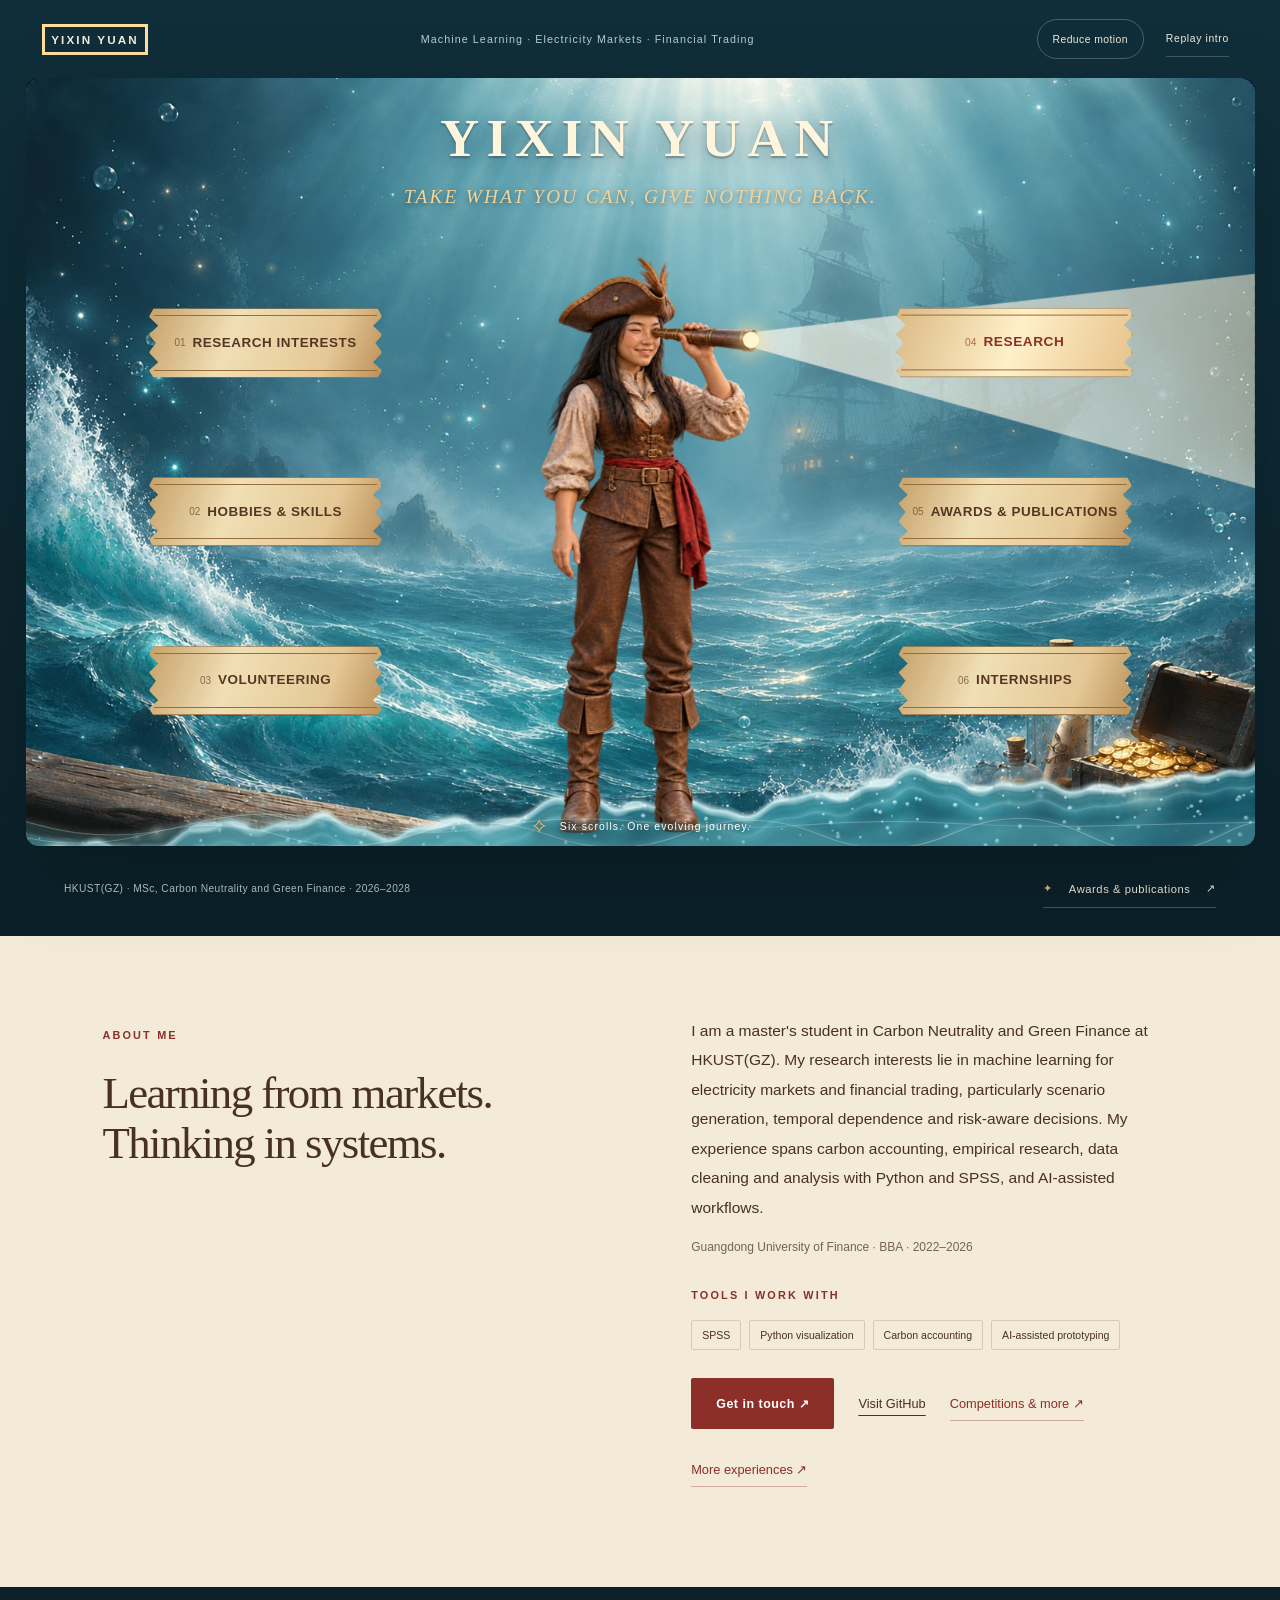
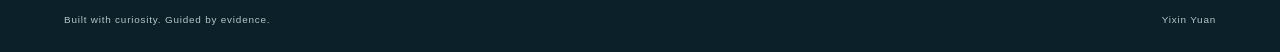
<file: index.html>
<!DOCTYPE html>
<!--
素材替换指南：
- config.js：集中编辑英文履历、图片/视频地址和项目链接。
- assets/poses/：六个透明人物视角；scene.poses：镜筒前后端坐标。换图需重新标定。
- intro.mode=unified-alpha：v3 人物透明帧叠在同一海景上；卷轴与介绍页复用同一配置和 CSS。
- scene.atmosphere：控制动态星点开关和桌面/手机数量；Reduce motion 可关闭所有动效。
- 公开版不包含论文原文、简历或研究计划文件，下载链接保持空值。
- 原生 HTML/CSS/JS，无需构建。可运行 python3 -m http.server 8772 本地预览。
-->
<html lang="en">
<head>
  <meta charset="UTF-8">
  <meta name="viewport" content="width=device-width,initial-scale=1,viewport-fit=cover">
  <meta name="theme-color" content="#102e39">
  <meta name="description" content="">
  <title>Yixin Yuan</title>
  <link rel="stylesheet" href="styles.css?v=20261126-awards-v11">
  <script src="config.js?v=20261126-awards-v11" defer></script>
  <script src="app.js?v=20261126-awards-v11" defer></script>
</head>
<body>
  <section id="intro" class="intro intro-six" aria-labelledby="intro-title">
    <div id="intro-layout" class="stage six-scrolls intro-layout ocean-scene">
      <div id="intro-film" class="intro-film"><video id="intro-video" class="intro-video" playsinline muted preload="auto" hidden></video></div>
      <div class="intro-ambient" aria-hidden="true"></div><div class="intro-light-layer" aria-hidden="true"><div class="ocean-light ocean-light-a"></div><div class="ocean-light ocean-light-b"></div></div>
      <div class="scene-signature"><span id="intro-display-name" class="intro-display-name"></span><p id="intro-display-motto"></p></div>
      <canvas id="intro-alpha" class="intro-alpha" aria-hidden="true"></canvas><img id="intro-character" class="intro-character" alt="" aria-hidden="true">
      <div class="wave-layer" aria-hidden="true"><svg class="wave wave-far" viewBox="0 0 1600 110" preserveAspectRatio="none"><path d="M0 45 Q80 2 160 42 T320 45 T480 40 T640 48 T800 40 T960 45 T1120 42 T1280 46 T1440 40 T1600 45 V110 H0Z"/></svg><svg class="wave wave-near" viewBox="0 0 1600 110" preserveAspectRatio="none"><path d="M0 50 Q70 12 140 48 T280 46 T420 51 T560 46 T700 50 T840 45 T980 48 T1120 44 T1260 50 T1400 47 T1540 50 L1600 45 V110 H0Z"/></svg></div><nav id="intro-scrolls" class="scroll-nav" aria-label="Explore portfolio chapters"></nav>
    </div>
    <img id="intro-poster" class="intro-poster" alt="" fetchpriority="high">
    
    <div class="intro-shade"></div>
    <div class="intro-top"><span id="intro-name"></span><button id="skip-intro" class="text-button"></button></div>
    <div class="intro-copy">
      <p id="intro-kicker" class="eyebrow"></p>
      <h1 id="intro-title"></h1>
      <p id="intro-description"></p>
      <button id="enter" class="primary-button"><span></span><span aria-hidden="true">↗</span></button>
    </div>
    <div class="video-controls"><button id="play-video" class="text-button" hidden></button><button id="sound" class="text-button" hidden></button></div>
    <span class="intro-compass" aria-hidden="true">✧</span>
  </section>

  <main id="main" class="main" inert>
    <header class="topbar">
      <a id="brand" class="brand" href="#about"></a>
      <span id="subtitle" class="top-subtitle"></span>
      <div class="top-actions"><button id="motion" class="icon-button"></button><button id="replay" class="text-button"></button></div>
    </header>
    <section id="voyage" class="voyage" aria-labelledby="scene-title">
      <h1 id="scene-title" class="sr-only"></h1>
      <div id="stage" class="stage six-scrolls ocean-scene layered-scene">
        <img id="mobile-character" class="mobile-character" alt="" aria-hidden="true"><div id="scene-images" class="scene-images" aria-hidden="true"></div><div id="telescope-beam" class="telescope-beam" aria-hidden="true"></div><div id="lens-glow" class="lens-glow" aria-hidden="true"></div>
        <div id="atmosphere" class="atmosphere" aria-hidden="true"><div class="ocean-light ocean-light-a"></div><div class="ocean-light ocean-light-b"></div><canvas id="stardust"></canvas></div>
        <div class="sea-vignette" aria-hidden="true"></div>
        <div class="scene-signature"><span id="scene-name-mobile"></span><p id="motto"></p></div>
        <div class="wave-layer" aria-hidden="true"><svg class="wave wave-far" viewBox="0 0 1600 110" preserveAspectRatio="none"><path d="M0 45 Q80 2 160 42 T320 45 T480 40 T640 48 T800 40 T960 45 T1120 42 T1280 46 T1440 40 T1600 45 V110 H0Z"/></svg><svg class="wave wave-near" viewBox="0 0 1600 110" preserveAspectRatio="none"><path d="M0 50 Q70 12 140 48 T280 46 T420 51 T560 46 T700 50 T840 45 T980 48 T1120 44 T1260 50 T1400 47 T1540 50 L1600 45 V110 H0Z"/></svg></div><nav id="scroll-nav" class="scroll-nav"></nav>
        <div class="scene-caption"><span class="tiny-star" aria-hidden="true">✧</span><p id="scene-hint"></p></div>
      </div>
      <div class="voyage-bottom"><span id="education"></span><button id="awards" class="award-button"><span aria-hidden="true">✦</span><span></span><span aria-hidden="true">↗</span></button></div>
    </section>
    <section id="about" class="about">
      <div><p id="about-kicker" class="eyebrow"></p><h2 id="headline"></h2></div>
      <div class="about-content"><p id="bio"></p><p id="education-previous" class="education-previous"></p><p id="skills-label" class="eyebrow"></p><ul id="skills" class="skills"></ul><div class="about-links"><a id="contact" class="primary-button"></a><a id="cv" class="text-link"></a><a id="github-profile" class="text-link" hidden></a><a id="research-plan" class="text-link"></a><button id="beyond" class="more-button"></button></div></div>
    </section>
    <footer><span id="footer-text"></span><span id="footer-name"></span></footer>
  </main>

  <dialog id="detail" class="detail" aria-labelledby="detail-title">
    <div class="paper">
      <div class="paper-top"><span id="detail-number" class="eyebrow"></span><button id="close-detail" class="close-button"><span aria-hidden="true">×</span></button></div>
      <header class="paper-heading"><p id="detail-subtitle" class="eyebrow"></p><h2 id="detail-title" tabindex="-1"></h2><p id="detail-intro"></p></header>
      <div id="detail-projects"></div>
      <div class="paper-end" aria-hidden="true">✧</div>
    </div>
  </dialog>
  <noscript><div class="noscript">Please enable JavaScript to explore this portfolio.</div></noscript>
</body>
</html>
</file>
<file: styles.css>
/* 海盗场景提供叙事，正文区域保持留白；全部交互控件使用真实 HTML，图片不承担可访问性。 */
:root{--sea:#102e39;--deep:#0b2029;--cream:#f3ead7;--ink:#493122;--red:#8b2f28;--gold:#d8b67b;--motion:520ms;color-scheme:dark;font-family:Arial,Helvetica,sans-serif;background:var(--deep);color:var(--cream)}
*{box-sizing:border-box}html{scroll-behavior:smooth}body{margin:0}body.intro-open,body.modal-open{overflow:hidden}button,a{-webkit-tap-highlight-color:transparent}button{font:inherit;color:inherit;cursor:pointer}button{border:0}a{color:inherit}button:focus-visible,a:focus-visible{outline:3px solid #ffdf9f;outline-offset:6px}button:disabled{cursor:default}button[hidden],a[hidden],video[hidden]{display:none!important}.sr-only{position:absolute;width:1px;height:1px;padding:0;margin:-1px;overflow:hidden;clip:rect(0,0,0,0);white-space:nowrap;border:0}.eyebrow{text-transform:uppercase;letter-spacing:.2em;font-size:.68rem;line-height:1.6;font-weight:700}.text-button{background:transparent;padding:12px 0;border-bottom:1px solid #ffffff35;font-size:.75rem;letter-spacing:.06em}.text-button:hover{color:#fff;border-color:var(--gold)}.primary-button{background:var(--cream);color:var(--ink);display:inline-flex;gap:40px;align-items:center;justify-content:space-between;padding:18px 25px;text-decoration:none;font-size:.78rem;font-weight:700;letter-spacing:.04em;transition:transform .25s,box-shadow .25s;border-radius:2px}.primary-button:hover{transform:translateY(-3px);box-shadow:0 10px 35px #0004}.text-link{font-size:.8rem;text-underline-offset:7px}.icon-button{background:transparent;border:1px solid #ffffff3d;border-radius:30px;padding:10px 15px;font-size:.65rem;letter-spacing:.04em;min-height:40px}
.intro{position:fixed;inset:0;z-index:20;background:var(--deep);overflow:hidden;transition:opacity .7s,visibility .7s}.intro.is-leaving{opacity:0;visibility:hidden;pointer-events:none}.intro-poster,.intro-video{position:absolute;width:100%;height:100%;object-fit:cover;object-position:center;inset:0}.intro-poster{filter:brightness(.62);transform:scale(1.03);animation:drift 18s ease-in-out infinite alternate}.intro-video{z-index:1}.intro-shade{position:absolute;z-index:2;inset:0;background:linear-gradient(90deg,#071b29e8 0%,#071b2985 52%,#071b2920),linear-gradient(0deg,#071b29bb,transparent 70%)}.intro-top{position:absolute;top:32px;left:4.5vw;right:4.5vw;z-index:3;display:flex;justify-content:space-between;align-items:center}.intro-top>span{font-size:.8rem;text-transform:uppercase;letter-spacing:.22em}.intro-copy{position:absolute;z-index:3;left:9vw;top:50%;transform:translateY(-37%);max-width:590px}.intro-copy .eyebrow{color:var(--gold);margin-bottom:24px}.intro-copy h1{font:normal clamp(2.8rem,5.4vw,5.5rem)/1.05 Georgia,'Times New Roman',serif;letter-spacing:-.04em;margin:0 0 24px;text-wrap:balance}.intro-copy>p:not(.eyebrow){max-width:395px;color:#d1dbdb;line-height:1.8;font-size:.9rem;margin-bottom:32px}.intro-compass{position:absolute;right:8vw;bottom:8vh;font-size:8rem;font-weight:100;color:#f4d39a8c;z-index:3;animation:compass 30s linear infinite}.video-controls{display:flex;gap:24px;margin-top:16px}.main{opacity:0;transition:opacity .7s}.main.is-ready{opacity:1}.topbar{height:78px;display:flex;justify-content:space-between;align-items:center;padding:0 4vw;gap:24px;background:#102e39}.brand{font-size:.73rem;font-weight:700;letter-spacing:.18em;text-transform:uppercase;text-decoration:none;white-space:nowrap}.top-subtitle{color:#b8cccf;font-size:.67rem;letter-spacing:.1em}.top-actions{display:flex;gap:22px;align-items:center}.top-actions .text-button{font-size:.65rem}.voyage{padding:0 2vw;background:linear-gradient(#102e39,#0b2029)}.stage{width:100%;aspect-ratio:1.6;position:relative;border-radius:12px;isolation:isolate;transform:perspective(1600px) rotateX(var(--rx,0deg)) rotateY(var(--ry,0deg));transition:transform .45s ease-out;box-shadow:0 30px 90px #0003;background:radial-gradient(ellipse at 70% 25%,#668c94,#123b50);overflow:hidden}.scene-images{position:absolute;inset:0}.scene-image{position:absolute;inset:0;width:100%;height:100%;object-fit:contain;opacity:0;transition:opacity .45s ease;pointer-events:none}.scene-image.is-active{opacity:1}.sea-vignette{position:absolute;inset:0;pointer-events:none;background:linear-gradient(0deg,#071f38a8,transparent 15%);z-index:1}.scroll-nav{position:absolute;inset:0;z-index:2;pointer-events:none}.scroll-button{position:absolute;left:var(--x);top:var(--y);width:var(--w);height:var(--h);background:transparent;border-radius:8px;pointer-events:auto;transition:box-shadow .25s,transform .25s,background .25s;transform-origin:center;isolation:isolate}.scroll-button .scroll-label,.scroll-button .scroll-number,.scroll-button .scroll-arrow{opacity:0}.scroll-button:hover,.scroll-button.is-selected,.scroll-button:focus-visible{box-shadow:0 12px 22px #2a1a1466,0 0 36px #fce1a36b;transform:scale(1.055);background:#ffe0a81c;outline:1px solid #ffe4b38c}.scroll-button::after{content:'';position:absolute;inset:4px;border-radius:4px;border:1px solid transparent;pointer-events:none}.scroll-button:focus-visible::after{border:2px solid var(--red)}.scene-caption{position:absolute;bottom:4%;left:5%;z-index:2;display:flex;align-items:center;gap:12px;color:#fff;text-shadow:0 1px 8px #000}.scene-caption p{font-size:.65rem;letter-spacing:.11em}.tiny-star{font-size:1.4rem;color:var(--gold)}.voyage-bottom{display:flex;align-items:center;justify-content:space-between;padding:24px 3vw 28px;gap:24px}.voyage-bottom>span{font-size:.64rem;line-height:1.7;color:#b7c7c8;letter-spacing:.04em}.award-button{display:flex;gap:16px;align-items:center;padding:12px 0;background:none;font-size:.7rem;letter-spacing:.05em;border-bottom:1px solid #d8b67b55;white-space:nowrap}.award-button>span:first-child{color:var(--gold)}.award-button:hover{color:var(--gold)}.about{display:grid;grid-template-columns:1fr 1fr;gap:8vw;padding:80px 8vw 100px;background:var(--cream);color:var(--ink)}.about .eyebrow{color:var(--red)}.about h2{font:normal clamp(2rem,3.5vw,3.7rem)/1.1 Georgia,serif;letter-spacing:-.035em;max-width:540px;margin:25px 0}.about-content>p:first-child{font-size:.97rem;line-height:1.9;margin-top:0}.education-previous{font-size:.75rem;line-height:1.6;color:#766351}.about-content>.eyebrow{margin-top:30px}.skills{list-style:none;padding:0;display:flex;flex-wrap:wrap;gap:8px;margin:16px 0 28px}.skills li{font-size:.66rem;border:1px solid #604b3333;padding:8px 10px;border-radius:2px}.about-links{display:flex;gap:24px;align-items:center;flex-wrap:wrap}.about-links .primary-button{background:var(--red);color:#fff}.about a:focus-visible{outline-color:var(--red)}footer{padding:27px 5vw;display:flex;justify-content:space-between;font-size:.62rem;letter-spacing:.08em;color:#b4c5c7;gap:20px}
/* 牛皮纸弹窗：边缘轮廓通过 CSS 裁切，纹理采用渐变，移动端仍保留清晰可读的实文字。 */
.detail{border:0;padding:12px;background:transparent;color:var(--ink);width:min(890px,94vw);max-height:92dvh;overflow:auto;overscroll-behavior:contain;scrollbar-width:thin;scrollbar-color:#b68d58 #e5cfaa;color-scheme:light;outline:none}.detail::backdrop{background:#081c2c9c;backdrop-filter:blur(12px);-webkit-backdrop-filter:blur(12px)}.detail[open]{animation:unfurl .45s cubic-bezier(.2,.85,.2,1)}.detail.is-closing{animation:fold .22s ease forwards}.detail.is-closing::backdrop{background:#081c2c00;backdrop-filter:blur(0)}.paper{position:relative;padding:32px clamp(24px,6vw,70px) 26px;background:radial-gradient(ellipse at 0 5%,#aa6c3d44,transparent 32%),radial-gradient(ellipse at 100% 70%,#b2783936,transparent 40%),repeating-linear-gradient(4deg,#744a1504 0,#744a1504 1px,transparent 1px,transparent 4px),linear-gradient(120deg,#ead4ab,#f4e5c5 40%,#e6c99a);box-shadow:inset 0 0 45px #84552650;clip-path:polygon(1% 0,18% .35%,35% 0,53% .2%,72% 0,93% .3%,99% 0,100% 7%,99.5% 19%,100% 33%,99.6% 53%,100% 74%,99.4% 89%,100% 100%,85% 99.7%,66% 100%,46% 99.7%,22% 100%,0 99.6%,.5% 83%,0 68%,.45% 44%,0 23%)}.paper-top{display:flex;justify-content:space-between;align-items:center;gap:20px;border-bottom:1px solid #8a54232e;padding-bottom:18px}.paper-top>.eyebrow{color:#86684c;font-size:.63rem}.close-button{width:44px;height:44px;border:1px solid #72472b44;border-radius:50%;background:#f9ebd145;font-size:1.7rem;color:var(--red);line-height:1}.close-button:hover{background:var(--red);color:#fff}.close-button:focus-visible,.detail a:focus-visible{outline-color:var(--red)}.paper-heading{padding:28px 0}.paper-heading .eyebrow{color:var(--red)}.paper-heading h2{font:normal clamp(2rem,4vw,3.8rem)/1.05 Georgia,serif;letter-spacing:-.035em;color:var(--red);margin:14px 0 20px;outline:none}.paper-heading>p:last-child{line-height:1.8;font-size:.9rem;max-width:650px}.project{border-top:1px solid #8a542340;padding:26px 0}.project-meta{display:flex;justify-content:space-between;align-items:flex-start;gap:18px}.project h3{font:normal clamp(1.4rem,2.3vw,1.9rem)/1.2 Georgia,serif;margin:0;color:#663c26;max-width:470px}.project time{font-size:.66rem;line-height:1.6;color:var(--red);min-width:92px;text-align:right;padding-top:4px}.project-role{font-size:.75rem;line-height:1.7;font-weight:700;margin:10px 0;color:#6d503c}.tags{display:flex;flex-wrap:wrap;gap:7px;margin:14px 0 20px}.tags span{font-size:.61rem;padding:5px 8px;background:#8b2f280a;border:1px solid #8b2f282b;border-radius:2px;color:var(--red)}.project h4{font-size:.61rem;letter-spacing:.16em;text-transform:uppercase;color:var(--red);margin:20px 0 8px}.project ul{padding-left:18px;margin:8px 0;font-size:.83rem;line-height:1.8}.project li{padding-left:3px;margin-bottom:6px}.project-link{display:inline-flex;gap:20px;margin-top:12px;font-size:.75rem;color:var(--red);font-weight:700;text-underline-offset:6px;line-height:1.7}.paper-end{text-align:center;color:#99643f;font-size:2rem;padding-top:10px}.noscript{position:fixed;z-index:100;inset:0;display:grid;place-content:center;background:var(--sea);padding:30px;line-height:2}
@keyframes drift{to{transform:scale(1.09) translateX(-1%)}}@keyframes compass{to{transform:rotate(360deg)}}@keyframes unfurl{from{opacity:0;transform:translate(var(--origin-x,0),var(--origin-y,25px)) scale(.84)}to{opacity:1;transform:translate(0,0) scale(1)}}@keyframes fold{to{opacity:0;transform:translateY(14px) scale(.96)}}
@media(min-width:1800px){.voyage{padding:0 max(2vw,calc((100vw - 1800px)/2))}.topbar{padding-left:max(4vw,calc((100vw - 1700px)/2));padding-right:max(4vw,calc((100vw - 1700px)/2))}}
@media(max-width:760px){.topbar{height:68px;padding:0 5vw;gap:12px}.top-subtitle{display:none}.top-actions{gap:14px}.brand{font-size:.66rem}.icon-button{font-size:.57rem;padding:9px}.top-actions .text-button{font-size:.57rem}.voyage{padding:0}.stage{aspect-ratio:auto;min-height:0;overflow:visible;border-radius:0;transform:none!important;box-shadow:none;background:var(--sea);padding-top:62.5%}.scene-images{height:auto;aspect-ratio:1.6;bottom:auto;overflow:hidden}.scene-image{object-fit:contain}.sea-vignette{height:62.5vw;bottom:auto;background:linear-gradient(0deg,var(--sea),transparent 25%)}.scroll-nav{position:relative;inset:auto;display:grid;grid-template-columns:1fr 1fr;gap:17px 14px;padding:10px 6vw 16px;background:var(--sea)}.scroll-button{position:relative;left:auto;top:auto;width:auto;height:76px;display:flex;align-items:center;justify-content:center;gap:9px;background:linear-gradient(110deg,#d2b17b,#f0dfb5 40%,#e0c393);border:1px solid #ad8653;border-radius:3px;color:#573723;box-shadow:0 5px 12px #0004;transition:transform .25s,box-shadow .25s;clip-path:polygon(0 0,100% 0,100% 12%,95% 23%,100% 35%,96% 48%,100% 60%,95% 73%,100% 85%,100% 100%,0 100%,0 85%,5% 73%,0 60%,4% 48%,0 35%,5% 23%,0 12%)}.scroll-button .scroll-label{opacity:1;font-size:.68rem;text-transform:uppercase;letter-spacing:.09em;font-weight:700}.scroll-button .scroll-number{opacity:.5;font-size:.58rem}.scroll-button::before{content:'';position:absolute;inset:6px 0;border-top:1px solid #ad8653;border-bottom:1px solid #ad8653}.scroll-button:hover,.scroll-button.is-selected,.scroll-button:focus-visible{background:linear-gradient(110deg,#dec18e,#fff0c9 40%,#e4c590);transform:translateY(-3px);box-shadow:0 8px 20px #e8cc6a55;outline:0}.scroll-button.is-selected .scroll-label{color:var(--red)}.scroll-button.is-selected::after{border:1px solid var(--red);inset:10px}.scene-caption{position:relative;inset:auto;justify-content:center;padding:3px 6vw 15px;gap:8px}.scene-caption p{font-size:.58rem;letter-spacing:.025em;text-align:center;line-height:1.8}.voyage-bottom{padding:14px 6vw 24px;align-items:flex-start;gap:18px;border-top:1px solid #ffffff12}.voyage-bottom>span{max-width:55%;font-size:.6rem}.award-button{font-size:.61rem;gap:8px;padding-top:4px}.about{grid-template-columns:1fr;gap:20px;padding:46px 7vw 54px}.about h2{margin:16px 0 10px;font-size:2.5rem}.about-content>p:first-child{font-size:.9rem}.about-links{gap:20px}.about-links .primary-button{padding:16px 20px}.intro-copy{left:8vw;right:8vw;max-width:none;transform:translateY(-33%)}.intro-copy h1{font-size:clamp(2.7rem,10vw,4rem);max-width:500px}.intro-copy>p:not(.eyebrow){font-size:.85rem;max-width:320px}.intro-poster{object-position:26% center}.intro-shade{background:linear-gradient(90deg,#071b29db,#071b2980),linear-gradient(0deg,#071b29c0,transparent)}.intro-top{top:18px;left:7vw;right:7vw}.intro-compass{font-size:4rem;bottom:4vh;right:10vw}.detail{width:96vw;max-height:94dvh;padding:5px}.paper{padding:20px 23px}.paper-top{padding-bottom:8px}.paper-heading{padding:20px 0 14px}.paper-heading h2{font-size:2.5rem}.paper-heading>p:last-child{font-size:.82rem}.project-meta{flex-direction:column;gap:7px}.project time{text-align:left;min-width:0}.project h3{font-size:1.45rem}.project ul{font-size:.8rem}.project{padding:22px 0}footer{font-size:.56rem;line-height:1.7;padding:24px 7vw}}
@media(max-height:520px) and (orientation:landscape){.intro-copy{top:20%;transform:none;max-width:620px}.intro-copy h1{font-size:2.5rem;margin-bottom:10px}.intro-copy .eyebrow{margin-bottom:10px}.intro-copy>p:not(.eyebrow){margin:10px 0;font-size:.75rem}.intro-top{top:12px}.intro-copy .primary-button{padding:12px 20px}.intro-compass{display:none}}
/* 尊重系统与页面内的减弱动态设置：无跟随/漂移，图片和弹窗直接切换。 */
body.reduce-motion *,body.reduce-motion *::before,body.reduce-motion *::after{animation:none!important;transition:none!important;scroll-behavior:auto!important}body.reduce-motion .stage{transform:none!important}
@media(prefers-reduced-motion:reduce){html{scroll-behavior:auto}.intro-poster,.intro-compass{animation:none}.stage{transform:none!important}}
/* 手机采用人物近景，裁去图片自带的微小卷轴；真实交互卷轴在下方两列布局。 */
@media(max-width:760px){.stage{padding-top:min(80vw,420px)}.scene-images{aspect-ratio:auto;height:min(80vw,420px)}.scene-image{width:205%;height:auto;max-width:none;left:-8%;top:-18%;object-fit:initial}.sea-vignette{height:min(80vw,420px)}}
@media(max-width:760px){.scene-image{top:-20vw}}

/* 视频开场：完整保留横向画面，竖屏采用留边；不覆盖人物表演。 */
.video-controls{position:absolute;z-index:4;left:4.5vw;bottom:max(24px,env(safe-area-inset-bottom));margin:0;gap:14px}
.video-controls .text-button,.has-video #skip-intro{background:#0b2029c9;border:1px solid #ffffff40;border-radius:24px;padding:12px 18px;backdrop-filter:blur(8px)}
.intro.has-video{background:#071b25}
.has-video .intro-video,.has-video .intro-poster{object-fit:contain;object-position:center;transform:none;animation:none;filter:none}
.has-video .intro-shade,.has-video .intro-compass{display:none}
.has-video .intro-copy{position:absolute;width:1px;height:1px;margin:-1px;padding:0;overflow:hidden;clip-path:inset(50%);white-space:nowrap;pointer-events:none}
.has-video #enter{display:none}
.has-video .intro-top{justify-content:flex-end;top:max(18px,env(safe-area-inset-top))}
.has-video #intro-name{display:none}
@media(max-width:760px){.video-controls{left:7vw;right:7vw;bottom:max(22px,env(safe-area-inset-bottom));flex-wrap:wrap}.video-controls .text-button{font-size:.68rem}}

/* 格言采用可编辑文字层，与姓名下方留白对齐；无须改动四张场景图。 */
.scene-signature{position:absolute;z-index:2;top:16.3%;left:0;width:100%;text-align:center;pointer-events:none;padding:0 20px;color:#fff0cf;text-shadow:0 2px 12px #102c3dcc,0 1px 3px #102c3d}
.scene-signature p{font:italic clamp(12px,1.65vw,27px)/1.4 Georgia,'Times New Roman',serif;letter-spacing:.075em;margin:0}
#scene-name-mobile{display:none}
.more-button{background:none;padding:9px 0;color:var(--red);border-bottom:1px solid #8b2f2855;font-size:.8rem}
.more-button:hover{border-color:var(--red)}
@media(max-width:760px){.scene-signature{top:12px;padding:0 12px}.scene-signature p{font-size:clamp(10px,2.8vw,18px);letter-spacing:.035em}#scene-name-mobile{display:block;font-size:clamp(15px,4.4vw,24px);font-weight:700;text-transform:uppercase;letter-spacing:.18em;margin-bottom:6px}}

/* 项目同时提供演示与源码时保留清晰间距，窄屏允许自然换行。 */
.project-link { margin-right: 24px; }

/* 影院窗口：仅隐藏视频顶部 6.5% 的边缘，原始媒体文件保持不变。
   JS 根据视频元数据计算窗口尺寸；桌面/竖屏都采用等比留边，不拉伸人物。 */
.intro-film{position:absolute;inset:0;z-index:1;overflow:hidden}
.has-video .intro-film{inset:auto;left:50%;top:50%;transform:translate(-50%,-50%)}
.has-video .intro-film .intro-video{width:100%;left:0;right:auto;bottom:auto;object-fit:fill;max-width:none}
.has-video .intro-poster{visibility:hidden}

/* 柔和的海底体积光：两层宽光束有不同运动周期，避免机械式同步。
   混合与遮罩只作用于装饰层；所有点击仍传递到原有卷轴按钮。 */
.atmosphere{position:absolute;inset:0;z-index:1;overflow:hidden;pointer-events:none;border-radius:inherit;contain:strict}
.atmosphere[hidden]{display:none}
#stardust{position:absolute;inset:0;width:100%;height:100%;pointer-events:none}
.ocean-light{position:absolute;inset:-20% -12% -8%;transform-origin:50% 0;mix-blend-mode:screen;pointer-events:none;will-change:transform,opacity;filter:blur(12px);-webkit-mask-image:linear-gradient(#000 0%,#000a 35%,transparent 92%);mask-image:linear-gradient(#000 0%,#000a 35%,transparent 92%)}
.ocean-light-a{background:conic-gradient(from 153deg at 48% 0%,transparent 0deg,#d7faff00 7deg,#d7faff70 12deg,#efffff10 17deg,transparent 23deg,#c8efff00 33deg,#c8efff55 38deg,transparent 45deg);opacity:.45;animation:tidal-light-a 19s ease-in-out infinite alternate}
.ocean-light-b{background:conic-gradient(from 164deg at 68% -4%,transparent 0deg,#ffe7bd00 9deg,#ffe7bd50 16deg,transparent 23deg,#bcefff00 38deg,#bcefff50 43deg,transparent 49deg);opacity:.32;animation:tidal-light-b 27s ease-in-out infinite alternate}
@keyframes tidal-light-a{0%{transform:translateX(-4%) rotate(-7deg);opacity:.24}50%{opacity:.49}100%{transform:translateX(5%) rotate(8deg);opacity:.32}}
@keyframes tidal-light-b{0%{transform:translateX(4%) rotate(9deg);opacity:.28}55%{opacity:.43}100%{transform:translateX(-6%) rotate(-9deg);opacity:.18}}
.atmosphere.is-paused .ocean-light{animation-play-state:paused}
body.reduce-motion .atmosphere{visibility:hidden}
@media(prefers-reduced-motion:reduce){.ocean-light{animation:none}}
@media(max-width:760px){.atmosphere{height:min(80vw,420px);bottom:auto;border-radius:0}.ocean-light{filter:blur(8px)}.ocean-light-a{opacity:.35}.ocean-light-b{opacity:.24}}

/* 单一海景 + 真透明视频帧 + 高清人物：开场和主界面共用全部布局规则。 */
.six-scrolls{min-height:0;aspect-ratio:1.6;background:var(--ocean-background) center/100% 100% no-repeat #244d60;isolation:isolate}
.six-scrolls .scene-images{position:absolute;inset:22% 31% 2%;border:0;border-radius:0;background:none;box-shadow:none;overflow:visible;z-index:2}
.six-scrolls .scene-image{inset:0;width:100%;height:100%;object-fit:contain;transform:none;filter:none;transition:none}

.six-scrolls .sea-vignette{display:none}
.six-scrolls .scene-signature{top:4%;z-index:4;color:#f9fcfa}
.six-scrolls #scene-name-mobile,.intro-display-name{display:block;font:700 clamp(26px,4vw,66px)/1.1 Arial,Helvetica,sans-serif;letter-spacing:.12em;text-transform:uppercase;text-shadow:0 4px 8px #12323d66;margin-bottom:15px}
.six-scrolls .scene-signature p{font:normal clamp(12px,1.6vw,25px)/1.4 Arial,Helvetica,sans-serif;color:#dfb974;letter-spacing:0;text-shadow:0 2px 5px #12323d80}
.six-scrolls .scroll-nav{z-index:5}
.six-scrolls .scroll-button{display:flex;align-items:center;justify-content:center;gap:7px;padding:8px 13px;background:linear-gradient(110deg,#c7a16a,#f0dfb5 35%,#e4c896 76%,#bc915a);border:1px solid #a9814e;border-radius:3px;box-shadow:0 8px 24px #0004;clip-path:polygon(2% 0,98% 0,100% 12%,96% 25%,100% 38%,97% 50%,100% 64%,96% 78%,100% 90%,98% 100%,2% 100%,0 90%,4% 78%,0 64%,3% 50%,0 38%,4% 25%,0 12%);color:#563622;transition:transform .2s,box-shadow .2s}
.six-scrolls .scroll-button::before{content:'';position:absolute;inset:6px 4px;border-top:1px solid #976e38;border-bottom:1px solid #976e38;pointer-events:none}
.six-scrolls .scroll-label{opacity:1!important;font-size:clamp(10px,1.05vw,17px);letter-spacing:.04em;text-transform:uppercase;font-weight:700;line-height:1.4;text-align:center}
.six-scrolls .scroll-number{opacity:.65;font-size:10px}.six-scrolls .scroll-arrow{display:none}
.six-scrolls .scroll-button.is-selected,.six-scrolls .scroll-button:hover{background:linear-gradient(110deg,#dbb984,#fff0c9,#e7c28a);box-shadow:0 8px 35px #ffe6ac66;color:#8b2f28;transform:translateY(-2px)}
.six-scrolls .scroll-button:focus-visible{outline:3px solid #fff4ca;outline-offset:6px}
.six-scrolls .scene-caption{left:50%;bottom:.5%;transform:translateX(-50%);white-space:nowrap;z-index:4}
.six-scrolls .atmosphere{z-index:1;height:100%;opacity:.8}
.mobile-character{display:none}
.telescope-beam{position:absolute;z-index:3;pointer-events:none;transform-origin:0 50%;clip-path:polygon(0 49%,100% 0,100% 100%,0 51%);background:linear-gradient(90deg,#fff3cbdb,#ffe0a5a0 35%,#ffdc9655 75%,#ffdc9600);filter:blur(6px);mix-blend-mode:screen;opacity:0;transition:opacity .3s}
.lens-glow{position:absolute;z-index:3;width:16px;height:16px;border-radius:50%;background:#fff6d1;box-shadow:0 0 18px 8px #ffe3a099;transform:translate(-50%,-50%);pointer-events:none;opacity:0}
.beam-ready .telescope-beam{opacity:.8}.beam-ready .lens-glow{opacity:1}
.hobby-photo{margin:22px 0;width:100%;overflow:hidden;border-radius:7px;background:#d8c4a1}.hobby-photo img{display:block;width:100%;max-height:600px;object-fit:contain}.hobby-photo figcaption{padding:12px 16px;font-size:.75rem;color:#6d503c}
.photo-placeholder{min-height:200px;display:grid;place-items:center;padding:20px;font:italic 20px Georgia,serif;color:#765a3c}.photo-placeholder[hidden]{display:none}
/* 原 MP4 仅作播放时钟/声音来源，屏幕上只绘制带透明通道的人物。 */
.intro-six{display:block;padding:78px 2vw 0;overflow:auto;background:#102e39}
.intro-six .intro-layout{position:relative;width:100%;height:auto;min-height:0;aspect-ratio:1.6;transform:none;box-shadow:none;border-radius:12px;overflow:hidden}
.intro-six .intro-film,.intro-six .intro-video,.intro-six .intro-poster,.intro-six .intro-copy,.intro-six .intro-shade,.intro-six .intro-compass,.intro-six #intro-name{display:none!important}
.intro-six .intro-top{z-index:8;top:20px;right:4vw;justify-content:flex-end}
.intro-six .intro-character,.intro-six .intro-alpha{position:absolute;left:31%;top:22%;width:38%;height:76%;object-fit:contain;z-index:2;pointer-events:none}
.intro-six .intro-alpha{opacity:0}.intro-six.video-playing .intro-alpha{opacity:1}.intro-six.video-playing .intro-character{opacity:0}
.intro-six .video-controls{z-index:8;left:4vw;bottom:12px}.intro-six .intro-light-layer{position:absolute;inset:0;overflow:hidden;pointer-events:none;z-index:1}
.intro-ambient{position:absolute;inset:0;z-index:3;pointer-events:none;background:radial-gradient(2px 2px at 20% 25%,#fff9,transparent),radial-gradient(3px 3px at 75% 35%,#fff8,transparent),radial-gradient(2px 2px at 42% 68%,#fff9,transparent),radial-gradient(3px 3px at 85% 88%,#fff8,transparent);background-size:310px 280px;animation:intro-stars 15s linear infinite;opacity:.7}
@keyframes intro-stars{to{background-position:50px -90px}}
.wave-layer{position:absolute;inset:auto 0 0;height:8%;overflow:hidden;pointer-events:none;z-index:3;opacity:.64}.wave{position:absolute;left:-12%;bottom:-25%;width:125%;height:100%;filter:drop-shadow(0 -2px 3px #cdf8f8aa)}.wave path{stroke:#c8eef0;stroke-width:1.8;fill:#438d9b80}.wave-far{animation:wave-swell 11s ease-in-out infinite alternate;opacity:.6}.wave-near{animation:wave-swell 7.5s ease-in-out -3s infinite alternate-reverse;height:85%;bottom:-29%;opacity:.7}
@keyframes wave-swell{from{transform:translate(-2%,4%) scaleY(.92)}to{transform:translate(4%,-5%) scaleY(1.06)}}
.scene-paused .wave,.scene-paused .intro-ambient,.scene-paused .ocean-light{animation-play-state:paused}
@media(min-width:1800px){.intro-six{padding-left:max(2vw,calc((100vw - 1800px)/2));padding-right:max(2vw,calc((100vw - 1800px)/2))}}
@media(max-width:760px){
.six-scrolls,.intro-six .intro-layout{aspect-ratio:auto;padding-top:430px;min-height:0;background-size:auto 520px;background-repeat:no-repeat;background-position:center top;background-color:#244c5d}
.six-scrolls .scene-signature{top:28px}.six-scrolls #scene-name-mobile,.intro-display-name{font-size:29px}.six-scrolls .scene-signature p{font-size:13px}
.six-scrolls .scene-images{top:120px;left:25%;right:25%;bottom:auto;height:295px}
.six-scrolls .scene-image{inset:0;width:100%;height:100%;object-fit:contain}
.six-scrolls .scroll-nav{position:relative;inset:auto;display:grid;grid-template-columns:1fr 1fr;gap:18px 12px;padding:16px 7vw 25px;background:linear-gradient(0deg,#183c4ae8,#244c5dc9)}
.six-scrolls .scroll-button{position:relative;left:auto;top:auto;width:auto;height:82px;gap:5px;padding:10px}.six-scrolls .scroll-label{font-size:11px}
.six-scrolls .scroll-button:nth-child(1){order:1}.six-scrolls .scroll-button:nth-child(2){order:3}.six-scrolls .scroll-button:nth-child(3){order:5}.six-scrolls .scroll-button:nth-child(4){order:2}.six-scrolls .scroll-button:nth-child(5){order:4}.six-scrolls .scroll-button:nth-child(6){order:6}
.six-scrolls .scene-caption{position:relative;left:auto;bottom:auto;transform:none;white-space:normal;justify-content:center;padding:0 15px 22px;background:#183c4a}
.six-scrolls .wave-layer{top:370px;bottom:auto;height:60px}.six-scrolls .atmosphere{height:430px}
.intro-six{padding:68px 0 0}.intro-six .intro-layout{width:100%;border-radius:0}
.intro-six .intro-character,.intro-six .intro-alpha{top:120px;left:25%;width:50%;height:295px}
.intro-six .intro-light-layer{height:430px}.intro-six .video-controls{position:fixed;bottom:12px;left:18px;right:auto}.intro-six .video-controls .text-button{font-size:10px;padding:8px}
}
/* 透明动画保持原动作的完整高度，以原人物中心为锚点，不再裁去跳跃中的帽子。 */
.intro-six .intro-alpha{width:auto;height:90%;aspect-ratio:576/600;left:50%;top:10%;transform:translateX(-41.667%);object-fit:fill}



@media(max-width:760px){.intro-six .intro-alpha{top:82px;left:50%;height:337px;width:auto}}

/* 六个独立视角共用站位，禁止人物镜像及光束独立插值。
   新姿态与光束在同一帧替换；轻微同步亮度恢复避免生硬闪烁，不叠加两个人物。 */
.six-scrolls .scene-image,.telescope-beam,.lens-glow{transition:none}
.six-scrolls .scroll-button.is-selected,.six-scrolls .scroll-button:hover{transform:scale(1.015)}
.pose-arriving .scene-image.is-active,.pose-arriving .telescope-beam,.pose-arriving .lens-glow{animation:pose-arrival .18s ease-out both}
@keyframes pose-arrival{from{opacity:.78}to{opacity:1}}
.pose-arriving .telescope-beam{animation-name:beam-arrival}
@keyframes beam-arrival{from{opacity:.62}to{opacity:.8}}
/* 海景保持连续；人物层原子交接，不能用两个不对齐人物的交叉淡化。 */
.intro-six,.main{transition:none}
.intro-six.is-leaving{visibility:hidden;opacity:0;pointer-events:none}
.intro-six.is-leaving .intro-alpha,.intro-six.is-leaving .intro-character{display:none}
body.reduce-motion .pose-arriving .scene-image,body.reduce-motion .pose-arriving .telescope-beam,body.reduce-motion .pose-arriving .lens-glow{animation:none}
@media(prefers-reduced-motion:reduce){.pose-arriving .scene-image,.pose-arriving .telescope-beam,.pose-arriving .lens-glow{animation:none}}
/* v3 是完整海景视频，原生直接播放，不运行分割、不加载旧透明帧。 */
.intro-six.direct-video .intro-layout{aspect-ratio:1840/1124;padding:0;min-height:0;background:#173b4a}
.intro-six.direct-video .intro-film{display:block!important;position:absolute;inset:0;left:0;top:0;width:100%;height:100%;transform:none;z-index:6;transition:opacity .16s ease}
.intro-six.direct-video .intro-film .intro-video{display:block!important;position:absolute;inset:0;width:100%;height:100%;object-fit:contain;transform:none}
.intro-six.direct-video .intro-alpha,.intro-six.direct-video .intro-character,.intro-six.direct-video .intro-layout>.scene-signature,.intro-six.direct-video .intro-ambient,.intro-six.direct-video .intro-light-layer,.intro-six.direct-video .wave-layer{display:none!important}
.intro-six.direct-video #intro-scrolls{position:absolute;inset:0;z-index:7;display:block;padding:0;background:none}
.intro-six.direct-video .scroll-button{position:absolute;left:var(--x);top:var(--y);width:var(--w);height:var(--h);padding:0;background:transparent;box-shadow:none;border:0;transform:none;clip-path:none}
.intro-six.direct-video .scroll-button>*{visibility:hidden}.intro-six.direct-video .scroll-button::before,.intro-six.direct-video .scroll-button::after{display:none}
.intro-six.direct-video .scroll-button:focus-visible{outline:2px solid #fff0ca}
.intro-six.direct-video.video-ending .intro-film{opacity:0}
.main.intro-arrival{animation:main-arrival .2s ease-out both}
@keyframes main-arrival{from{opacity:0}to{opacity:1}}
@media(max-width:760px){.intro-six.direct-video{display:flex;align-items:center;padding:68px 0 60px}.intro-six.direct-video .intro-layout{width:100%;aspect-ratio:1840/1124}}
/* 两列三行固定布局；人物几何由脚底锚点求解，不再挪动卷轴。 */
.six-scrolls .scene-images{inset:0;width:100%;height:100%;aspect-ratio:auto}
.six-scrolls .scene-image{right:auto;bottom:auto;object-fit:fill;max-width:none}
/* v3 人物动作叠在共用海景上；开场卷轴直接复用介绍页样式和位置。 */
.intro-six.unified-intro .intro-alpha{left:17%;top:8%;width:50%;height:100%;aspect-ratio:auto;transform:scale(.94);transform-origin:50% 100%;mask-image:linear-gradient(#000 0%,#000 82%,transparent 90%);-webkit-mask-image:linear-gradient(#000 0%,#000 82%,transparent 90%)}
.intro-six.unified-intro .intro-character{opacity:0}
body.reduce-motion .intro-six.unified-intro .intro-character{opacity:1}
@media(max-width:760px){.intro-six.unified-intro .intro-alpha{left:4%;top:100px;width:75%;height:auto;aspect-ratio:737/900;transform:none}}
/* v8：切换模块不动画化人物尺寸、透明度或亮度。入场淡入只执行一次。 */
.pose-arriving .scene-image.is-active,.pose-arriving .telescope-beam,.pose-arriving .lens-glow{animation:none}
.character-arrival .scene-images{animation:character-entrance .18s ease-out}
@keyframes character-entrance{from{opacity:0}to{opacity:1}}
body.reduce-motion .character-arrival .scene-images{animation:none}
.character-arrival .telescope-beam{animation:stable-light-in .18s ease-out}
.character-arrival .lens-glow{animation:character-entrance .18s ease-out}
@keyframes stable-light-in{from{opacity:0}to{opacity:.8}}
/* v9：共用署名排版，不依赖外网字体；两页保持完全一致。 */
.six-scrolls #scene-name-mobile,.intro-display-name{
 font-family:Baskerville,'Palatino Linotype','Book Antiqua',Georgia,serif;
 font-weight:600;font-size:clamp(28px,4.2vw,68px);letter-spacing:.14em;
 color:#fff5dc;text-shadow:0 2px 2px #15354266,0 5px 20px #0b293c66;
}
.six-scrolls .scene-signature p{
 font-family:Baskerville,'Palatino Linotype','Book Antiqua',Georgia,serif;
 font-style:italic;font-weight:400;font-size:clamp(11px,1.5vw,23px);
 text-transform:uppercase;letter-spacing:.12em;color:#f2d39a;line-height:1.45;
}
.detail[data-card="research"] .project-meta,.detail[data-card="interests"] .project-meta{display:block}
.detail[data-card="research"] .project h3{font-size:clamp(17px,1.8vw,20px);line-height:1.4;max-width:none;text-wrap:pretty}
.detail[data-card="interests"] .project h3{font-size:clamp(18px,2vw,24px);line-height:1.35;max-width:none;text-wrap:pretty}
.detail[data-card="research"] .project time{display:block;text-align:left;margin-top:7px;padding:0}
@media(min-width:680px){.project h3.single-line-title{white-space:nowrap}}
.pointer-stardust{position:fixed;inset:0;width:100%;height:100%;z-index:30;pointer-events:none!important;contain:strict}
body.reduce-motion .pointer-stardust{display:none}
@media(prefers-reduced-motion:reduce),(hover:none),(pointer:coarse){.pointer-stardust{display:none}}
@media(max-width:760px){
 .six-scrolls #scene-name-mobile,.intro-display-name{font-size:29px;letter-spacing:.1em;margin-bottom:12px}
 .six-scrolls .scene-signature p{font-size:clamp(10px,2.65vw,13px);letter-spacing:.07em}
 .detail[data-card="research"] .project h3{font-size:18px}
}
</file>
